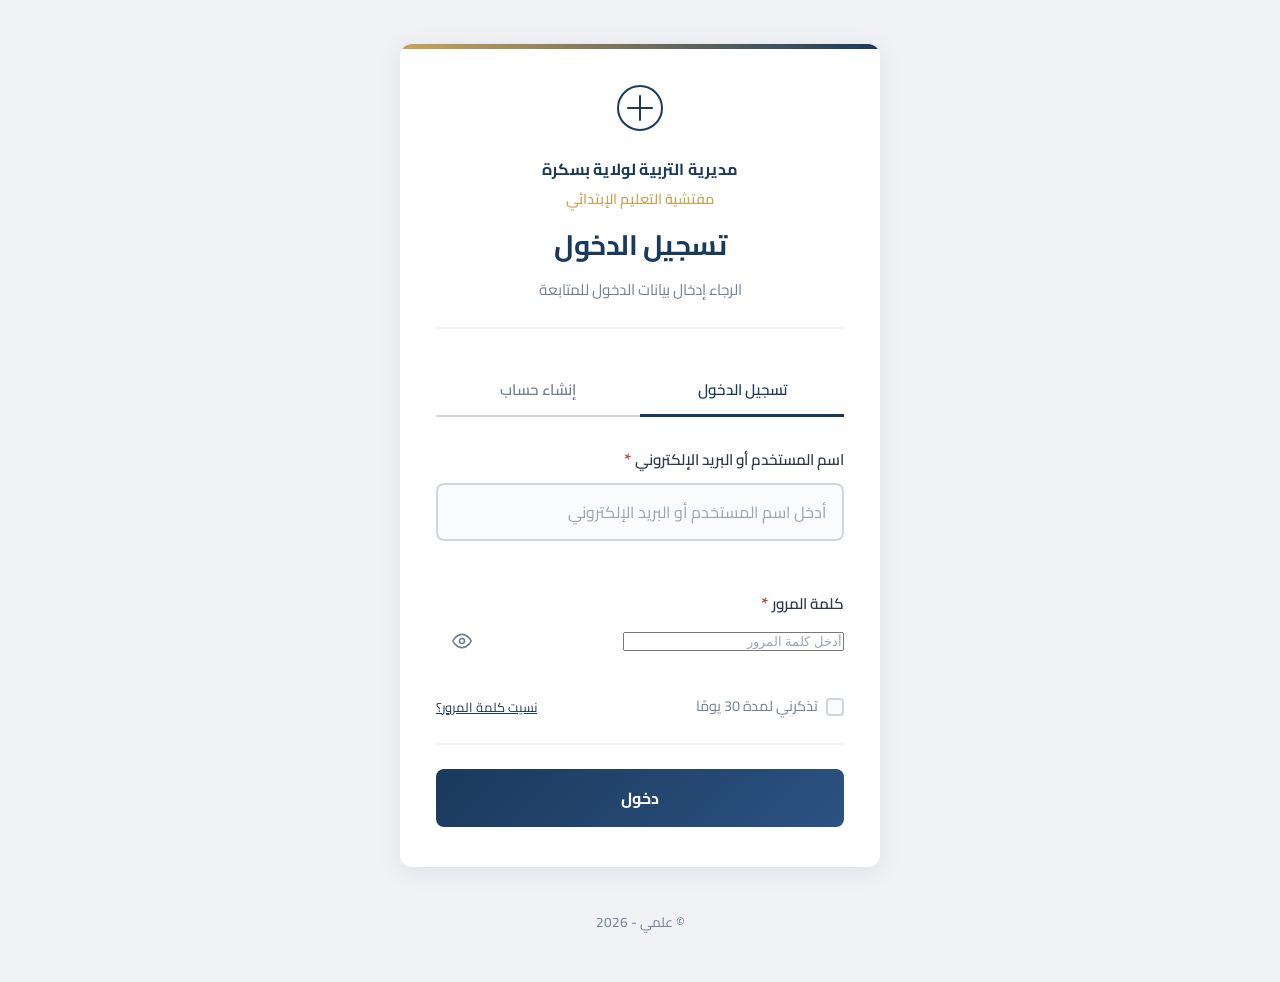
<file: login.html>
<!DOCTYPE html>
<html lang="ar" dir="rtl">
<head>
    <meta charset="UTF-8">
    <meta name="viewport" content="width=device-width, initial-scale=1.0">
    <title>تسجيل الدخول – مديرية التربية بسكرة</title>
    <link rel="stylesheet" href="css/style.css">
    <link href="https://fonts.googleapis.com/css2?family=Cairo:wght@400;600;700&display=swap" rel="stylesheet">
</head>
<body>
    <div class="form-container auth-card">

        <!-- En-tête identique à index.html -->
        <div class="form-header">
            <div class="logo-placeholder">
                <svg width="48" height="48" viewBox="0 0 48 48" fill="none">
                    <circle cx="24" cy="24" r="22" stroke="#1a3a5c" stroke-width="2"/>
                    <path d="M24 12v24M12 24h24" stroke="#1a3a5c" stroke-width="2" stroke-linecap="round"/>
                </svg>
            </div>
            <div class="institution-header">
                <p class="institution-top">مديرية التربية لولاية بسكرة</p>
                <p class="institution-sub">مفتشية التعليم الإبتدائي</p>
            </div>
            <h1 id="formTitle">تسجيل الدخول</h1>
            <p class="subtitle" id="formSubtitle">الرجاء إدخال بيانات الدخول للمتابعة</p>
        </div>

        <!-- Onglets -->
        <div class="auth-tabs" role="tablist">
            <button type="button" class="auth-tab active" id="tabLogin"
                    role="tab" aria-selected="true" aria-controls="panelLogin">
                تسجيل الدخول
            </button>
            <button type="button" class="auth-tab" id="tabRegister"
                    role="tab" aria-selected="false" aria-controls="panelRegister">
                إنشاء حساب
            </button>
        </div>

        <!-- Alerte partagée -->
        <div class="auth-alert" id="authAlert" style="display:none" role="alert"></div>

        <!-- Panneau : Connexion -->
        <div id="panelLogin" role="tabpanel">
        <form id="loginForm" novalidate autocomplete="on">

            <!-- Nom d'utilisateur / email -->
            <div class="form-group" id="grpUsername">
                <label for="username">
                    <span class="label-text">اسم المستخدم أو البريد الإلكتروني</span>
                    <span class="required">*</span>
                </label>
                <input
                    type="text"
                    id="username"
                    name="username"
                    required
                    autocomplete="username"
                    placeholder="أدخل اسم المستخدم أو البريد الإلكتروني"
                >
                <span class="error-message" id="usernameError"></span>
            </div>

            <!-- Mot de passe -->
            <div class="form-group" id="grpPassword">
                <label for="password">
                    <span class="label-text">كلمة المرور</span>
                    <span class="required">*</span>
                </label>
                <div class="password-wrapper">
                    <input
                        type="password"
                        id="password"
                        name="password"
                        required
                        autocomplete="current-password"
                        placeholder="أدخل كلمة المرور"
                    >
                    <button type="button" class="password-toggle" id="togglePassword"
                            aria-label="إظهار / إخفاء كلمة المرور">
                        <!-- Œil ouvert -->
                        <svg id="eyeOpen" width="20" height="20" viewBox="0 0 24 24" fill="none"
                             stroke="currentColor" stroke-width="2" stroke-linecap="round">
                            <path d="M1 12s4-8 11-8 11 8 11 8-4 8-11 8-11-8-11-8z"/>
                            <circle cx="12" cy="12" r="3"/>
                        </svg>
                        <!-- Œil barré -->
                        <svg id="eyeClosed" width="20" height="20" viewBox="0 0 24 24" fill="none"
                             stroke="currentColor" stroke-width="2" stroke-linecap="round"
                             style="display:none">
                            <path d="M17.94 17.94A10.07 10.07 0 0 1 12 20c-7 0-11-8-11-8
                                     a18.45 18.45 0 0 1 5.06-5.94"/>
                            <path d="M9.9 4.24A9.12 9.12 0 0 1 12 4c7 0 11 8 11 8
                                     a18.5 18.5 0 0 1-2.16 3.19"/>
                            <line x1="1" y1="1" x2="23" y2="23"/>
                        </svg>
                    </button>
                </div>
                <span class="error-message" id="passwordError"></span>
            </div>

            <!-- Options -->
            <div class="auth-options">
                <label class="remember-label">
                    <input type="checkbox" id="rememberMe" name="remember_me">
                    <span class="remember-custom"></span>
                    <span>تذكرني لمدة 30 يومًا</span>
                </label>
                <button type="button" class="forgot-link" id="btnForgot"
                        style="background:none;border:none;cursor:pointer;color:#1a3a5c;
                               font-size:13px;font-family:inherit;padding:0;text-decoration:underline;
                               white-space:nowrap">
                    نسيت كلمة المرور؟
                </button>
            </div>

            <!-- Bouton -->
            <div class="form-actions" style="margin-top: 24px;">
                <button type="submit" class="btn btn-submit" id="loginBtn">
                    <span class="btn-text">دخول</span>
                    <span class="spinner btn-spinner" style="display:none"></span>
                </button>
            </div>

        </form>
        </div><!-- /panelLogin -->

        <!-- Panneau : Inscription -->
        <div id="panelRegister" role="tabpanel" style="display:none">
        <form id="registerForm" novalidate autocomplete="off">

            <div class="form-row">
                <!-- Prénom -->
                <div class="form-group" id="grpFirstName">
                    <label for="regFirstName">
                        <span class="label-text">الاسم الشخصي</span>
                        <span class="required">*</span>
                    </label>
                    <input type="text" id="regFirstName" name="first_name" required
                           autocomplete="given-name" placeholder="مثال: محمد">
                    <span class="error-message" id="firstNameError"></span>
                </div>

                <!-- Nom de famille -->
                <div class="form-group" id="grpLastName">
                    <label for="regLastName">
                        <span class="label-text">اللقب</span>
                        <span class="required">*</span>
                    </label>
                    <input type="text" id="regLastName" name="last_name" required
                           autocomplete="family-name" placeholder="مثال: بن سالم">
                    <span class="error-message" id="lastNameError"></span>
                </div>
            </div>

            <!-- Email -->
            <div class="form-group" id="grpRegEmail">
                <label for="regEmail">
                    <span class="label-text">البريد الإلكتروني</span>
                    <span class="required">*</span>
                </label>
                <input type="email" id="regEmail" name="email" required
                       autocomplete="email" placeholder="example@education.dz">
                <span class="error-message" id="regEmailError"></span>
            </div>

            <!-- Nom d'utilisateur -->
            <div class="form-group" id="grpRegUsername">
                <label for="regUsername">
                    <span class="label-text">اسم المستخدم</span>
                    <span class="required">*</span>
                </label>
                <input type="text" id="regUsername" name="username" required
                       autocomplete="username" placeholder="أحرف لاتينية وأرقام فقط (3-30)">
                <span class="error-message" id="regUsernameError"></span>
            </div>

            <!-- Mot de passe -->
            <div class="form-group" id="grpRegPassword">
                <label for="regPassword">
                    <span class="label-text">كلمة المرور</span>
                    <span class="required">*</span>
                </label>
                <div class="password-wrapper">
                    <input type="password" id="regPassword" name="password" required
                           autocomplete="new-password" placeholder="8 أحرف على الأقل، حرف كبير ورقم">
                    <button type="button" class="password-toggle" id="toggleRegPassword"
                            aria-label="إظهار / إخفاء كلمة المرور">
                        <svg id="regEyeOpen" width="20" height="20" viewBox="0 0 24 24" fill="none"
                             stroke="currentColor" stroke-width="2" stroke-linecap="round">
                            <path d="M1 12s4-8 11-8 11 8 11 8-4 8-11 8-11-8-11-8z"/>
                            <circle cx="12" cy="12" r="3"/>
                        </svg>
                        <svg id="regEyeClosed" width="20" height="20" viewBox="0 0 24 24" fill="none"
                             stroke="currentColor" stroke-width="2" stroke-linecap="round"
                             style="display:none">
                            <path d="M17.94 17.94A10.07 10.07 0 0 1 12 20c-7 0-11-8-11-8
                                     a18.45 18.45 0 0 1 5.06-5.94"/>
                            <path d="M9.9 4.24A9.12 9.12 0 0 1 12 4c7 0 11 8 11 8
                                     a18.5 18.5 0 0 1-2.16 3.19"/>
                            <line x1="1" y1="1" x2="23" y2="23"/>
                        </svg>
                    </button>
                </div>
                <span class="error-message" id="regPasswordError"></span>
            </div>

            <!-- Confirmation mot de passe -->
            <div class="form-group" id="grpRegConfirm">
                <label for="regConfirm">
                    <span class="label-text">تأكيد كلمة المرور</span>
                    <span class="required">*</span>
                </label>
                <div class="password-wrapper">
                    <input type="password" id="regConfirm" name="confirm" required
                           autocomplete="new-password" placeholder="أعد إدخال كلمة المرور">
                </div>
                <span class="error-message" id="regConfirmError"></span>
            </div>

            <div class="form-group" id="grpRegConsent">
                <label class="remember-label" for="regConsent">
                    <input type="checkbox" id="regConsent" name="consent" required>
                    <span class="remember-custom"></span>
                    <span>أوافق على جمع ومعالجة معلوماتي الشخصية لغرض إنشاء حسابي وإدارته، وذلك وفقًا لسياسة الخصوصية</span>
                </label>
                <span class="error-message" id="regConsentError"></span>
            </div>

            <div class="form-actions" style="margin-top: 24px;">
                <button type="submit" class="btn btn-submit" id="registerBtn">
                    <span class="btn-text">إنشاء الحساب</span>
                    <span class="spinner btn-spinner" style="display:none"></span>
                </button>
            </div>

        </form>
        </div><!-- /panelRegister -->

        <!-- Panneau : Mot de passe oublié -->
        <div id="panelForgot" role="tabpanel" style="display:none">
        <form id="forgotForm" novalidate autocomplete="off">

            <p style="color:#555;font-size:14px;line-height:1.7;margin:0 0 20px">
                أدخل بريدك الإلكتروني وسنرسل لك رابطًا لإعادة تعيين كلمة المرور.
            </p>

            <div class="form-group" id="grpForgotEmail">
                <label for="forgotEmail">
                    <span class="label-text">البريد الإلكتروني</span>
                    <span class="required">*</span>
                </label>
                <input type="email" id="forgotEmail" name="email" required
                       autocomplete="email" placeholder="example@education.dz">
                <span class="error-message" id="forgotEmailError"></span>
            </div>

            <div class="form-actions" style="margin-top: 24px;">
                <button type="submit" class="btn btn-submit" id="forgotBtn">
                    <span class="btn-text">إرسال رابط الإعادة</span>
                    <span class="spinner btn-spinner" style="display:none"></span>
                </button>
            </div>

            <div style="text-align:center;margin-top:16px">
                <button type="button" id="btnBackToLogin"
                        style="background:none;border:none;cursor:pointer;color:#1a3a5c;
                               font-size:13px;font-family:inherit;padding:0;text-decoration:underline">
                    ← العودة إلى تسجيل الدخول
                </button>
            </div>

        </form>
        </div><!-- /panelForgot -->

    </div>

    <footer class="footer">
        <p>&copy;   علمي -  2026  </p>
    </footer>

    <script src="js/login.js"></script>
</body>
</html>
</file>
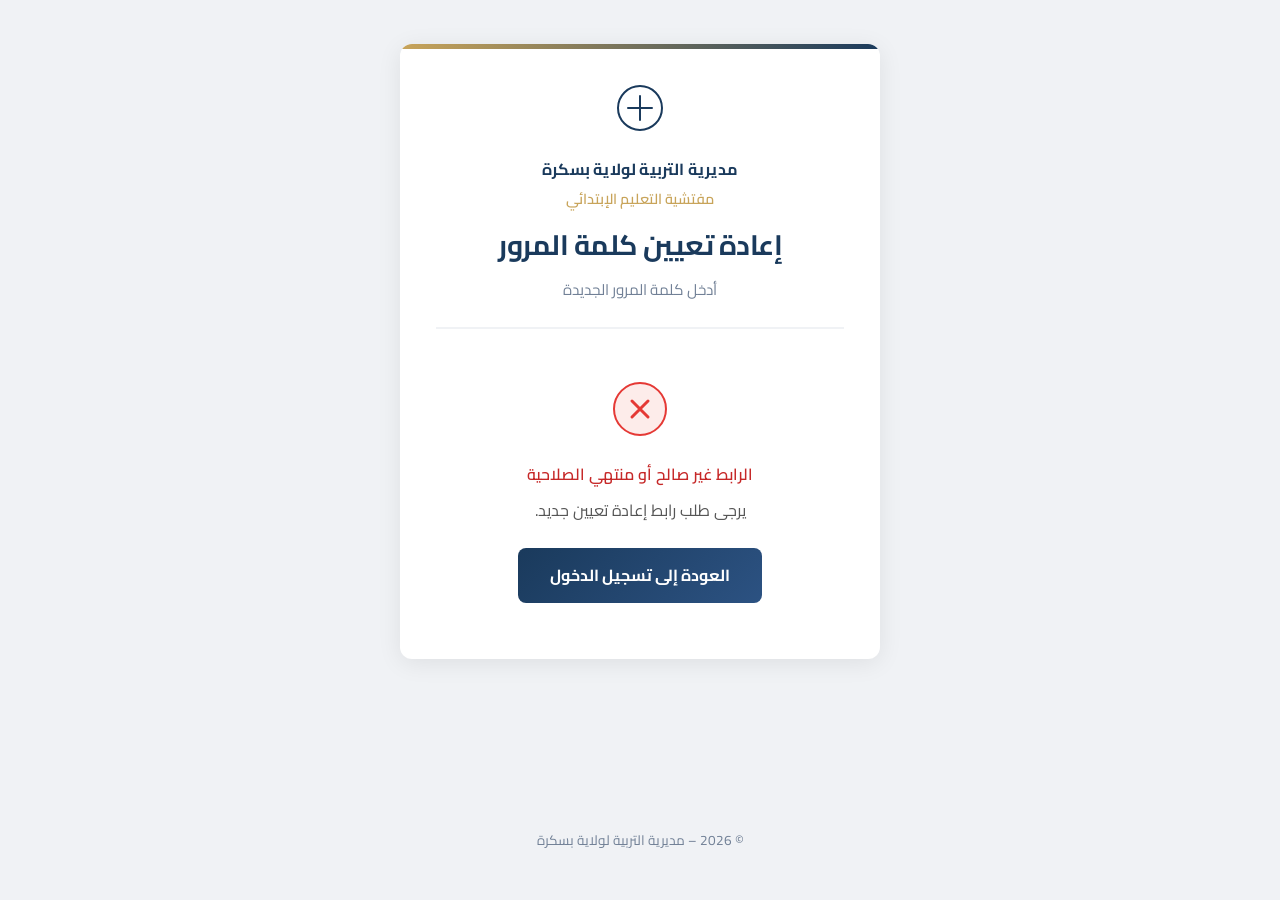
<file: reset_password.html>
<!DOCTYPE html>
<html lang="ar" dir="rtl">
<head>
    <meta charset="UTF-8">
    <meta name="viewport" content="width=device-width, initial-scale=1.0">
    <title>إعادة تعيين كلمة المرور – مديرية التربية بسكرة</title>
    <link rel="stylesheet" href="css/style.css">
    <link href="https://fonts.googleapis.com/css2?family=Cairo:wght@400;600;700&display=swap" rel="stylesheet">
</head>
<body>
    <div class="form-container auth-card">

        <!-- En-tête -->
        <div class="form-header">
            <div class="logo-placeholder">
                <svg width="48" height="48" viewBox="0 0 48 48" fill="none">
                    <circle cx="24" cy="24" r="22" stroke="#1a3a5c" stroke-width="2"/>
                    <path d="M24 12v24M12 24h24" stroke="#1a3a5c" stroke-width="2" stroke-linecap="round"/>
                </svg>
            </div>
            <div class="institution-header">
                <p class="institution-top">مديرية التربية لولاية بسكرة</p>
                <p class="institution-sub">مفتشية التعليم الإبتدائي</p>
            </div>
            <h1 id="pageTitle">إعادة تعيين كلمة المرور</h1>
            <p class="subtitle" id="pageSubtitle">أدخل كلمة المرور الجديدة</p>
        </div>

        <!-- Alerte -->
        <div class="auth-alert" id="resetAlert" style="display:none" role="alert"></div>

        <!-- Formulaire de réinitialisation -->
        <div id="panelReset">
            <form id="resetForm" novalidate autocomplete="off">

                <!-- Nouveau mot de passe -->
                <div class="form-group" id="grpNewPassword">
                    <label for="newPassword">
                        <span class="label-text">كلمة المرور الجديدة</span>
                        <span class="required">*</span>
                    </label>
                    <div class="password-wrapper">
                        <input
                            type="password"
                            id="newPassword"
                            name="password"
                            required
                            autocomplete="new-password"
                            placeholder="8 أحرف على الأقل، حرف كبير ورقم"
                        >
                        <button type="button" class="password-toggle" id="toggleNew"
                                aria-label="إظهار / إخفاء كلمة المرور">
                            <svg id="eyeNewOpen" width="20" height="20" viewBox="0 0 24 24" fill="none"
                                 stroke="currentColor" stroke-width="2" stroke-linecap="round">
                                <path d="M1 12s4-8 11-8 11 8 11 8-4 8-11 8-11-8-11-8z"/>
                                <circle cx="12" cy="12" r="3"/>
                            </svg>
                            <svg id="eyeNewClosed" width="20" height="20" viewBox="0 0 24 24" fill="none"
                                 stroke="currentColor" stroke-width="2" stroke-linecap="round"
                                 style="display:none">
                                <path d="M17.94 17.94A10.07 10.07 0 0 1 12 20c-7 0-11-8-11-8
                                         a18.45 18.45 0 0 1 5.06-5.94"/>
                                <path d="M9.9 4.24A9.12 9.12 0 0 1 12 4c7 0 11 8 11 8
                                         a18.5 18.5 0 0 1-2.16 3.19"/>
                                <line x1="1" y1="1" x2="23" y2="23"/>
                            </svg>
                        </button>
                    </div>
                    <span class="error-message" id="newPasswordError"></span>
                </div>

                <!-- Confirmation -->
                <div class="form-group" id="grpConfirm">
                    <label for="confirmPassword">
                        <span class="label-text">تأكيد كلمة المرور</span>
                        <span class="required">*</span>
                    </label>
                    <div class="password-wrapper">
                        <input
                            type="password"
                            id="confirmPassword"
                            name="password_confirm"
                            required
                            autocomplete="new-password"
                            placeholder="أعد إدخال كلمة المرور الجديدة"
                        >
                    </div>
                    <span class="error-message" id="confirmError"></span>
                </div>

                <div class="form-actions" style="margin-top: 24px;">
                    <button type="submit" class="btn btn-submit" id="resetBtn">
                        <span class="btn-text">حفظ كلمة المرور الجديدة</span>
                        <span class="spinner btn-spinner" style="display:none"></span>
                    </button>
                </div>

            </form>
        </div><!-- /panelReset -->

        <!-- Message de succès (remplace le formulaire) -->
        <div id="panelSuccess" style="display:none;text-align:center;padding:16px 0">
            <svg width="56" height="56" viewBox="0 0 56 56" fill="none" style="margin-bottom:16px">
                <circle cx="28" cy="28" r="26" fill="#e8f5e9" stroke="#4caf50" stroke-width="2"/>
                <path d="M17 28l8 8 14-14" stroke="#4caf50" stroke-width="3"
                      stroke-linecap="round" stroke-linejoin="round"/>
            </svg>
            <p style="font-size:16px;font-weight:600;color:#2e7d32;margin:0 0 8px">
                تم تغيير كلمة المرور بنجاح!
            </p>
            <p style="color:#555;margin:0 0 24px">سيتم تحويلك إلى صفحة الدخول…</p>
            <a href="login.html" class="btn btn-submit" style="text-decoration:none;display:inline-block">
                تسجيل الدخول
            </a>
        </div>

        <!-- Jeton absent / invalide dès le chargement -->
        <div id="panelInvalid" style="display:none;text-align:center;padding:16px 0">
            <svg width="56" height="56" viewBox="0 0 56 56" fill="none" style="margin-bottom:16px">
                <circle cx="28" cy="28" r="26" fill="#fdecea" stroke="#e53935" stroke-width="2"/>
                <path d="M20 20l16 16M36 20L20 36" stroke="#e53935" stroke-width="3"
                      stroke-linecap="round"/>
            </svg>
            <p style="font-size:16px;font-weight:600;color:#c62828;margin:0 0 8px">
                الرابط غير صالح أو منتهي الصلاحية
            </p>
            <p style="color:#555;margin:0 0 24px">يرجى طلب رابط إعادة تعيين جديد.</p>
            <a href="login.html" class="btn btn-submit" style="text-decoration:none;display:inline-block">
                العودة إلى تسجيل الدخول
            </a>
        </div>

    </div>

    <footer class="footer">
        <p>© 2026 – مديرية التربية لولاية بسكرة</p>
    </footer>

    <script>
    (function () {
        'use strict';

        const ALLOWED_PWD = /^[\x21-\x7E]+$/;

        const alertEl       = document.getElementById('resetAlert');
        const panelReset    = document.getElementById('panelReset');
        const panelSuccess  = document.getElementById('panelSuccess');
        const panelInvalid  = document.getElementById('panelInvalid');

        // ── Lire le token depuis l'URL ─────────────────────────────────────
        const params   = new URLSearchParams(window.location.search);
        const rawToken = params.get('token') || '';

        // Vérification côté client du format (64 hex chars)
        if (!rawToken || !/^[0-9a-f]{64}$/i.test(rawToken)) {
            panelReset.style.display   = 'none';
            panelInvalid.style.display = '';
            return; // stop JS ici
        }

        // ── Éléments du formulaire ─────────────────────────────────────────
        const resetForm    = document.getElementById('resetForm');
        const newPwdEl     = document.getElementById('newPassword');
        const confirmEl    = document.getElementById('confirmPassword');
        const toggleNewBtn = document.getElementById('toggleNew');
        const eyeNewOpen   = document.getElementById('eyeNewOpen');
        const eyeNewClosed = document.getElementById('eyeNewClosed');
        const resetBtn     = document.getElementById('resetBtn');
        const btnText      = resetBtn.querySelector('.btn-text');
        const btnSpinner   = resetBtn.querySelector('.btn-spinner');

        // ── Toggle visibilité mot de passe ────────────────────────────────
        toggleNewBtn.addEventListener('click', () => {
            const isPwd = newPwdEl.type === 'password';
            newPwdEl.type              = isPwd ? 'text'  : 'password';
            eyeNewOpen.style.display   = isPwd ? 'none'  : '';
            eyeNewClosed.style.display = isPwd ? ''      : 'none';
        });

        // ── Restriction saisie (Latin uniquement) ─────────────────────────
        function stripNonAllowed(input) {
            const pos    = input.selectionStart;
            const before = input.value;
            const after  = before.replace(/[^\x21-\x7E]/g, '');
            if (before !== after) {
                input.value = after;
                const diff  = before.length - after.length;
                input.setSelectionRange(Math.max(0, pos - diff), Math.max(0, pos - diff));
            }
        }
        newPwdEl.addEventListener('input',  () => stripNonAllowed(newPwdEl));
        confirmEl.addEventListener('input', () => stripNonAllowed(confirmEl));

        // ── Soumission ────────────────────────────────────────────────────
        resetForm.addEventListener('submit', async (e) => {
            e.preventDefault();
            clearErrors();

            const password        = newPwdEl.value;
            const passwordConfirm = confirmEl.value;
            let valid = true;

            if (!password) {
                setError('grpNewPassword', 'newPasswordError', 'يرجى إدخال كلمة المرور الجديدة');
                valid = false;
            } else if (!ALLOWED_PWD.test(password)) {
                setError('grpNewPassword', 'newPasswordError',
                    'كلمة المرور: أحرف لاتينية وأرقام ورموز فقط (بدون مسافة أو أحرف عربية)');
                valid = false;
            } else if (!/^(?=.*[A-Z])(?=.*\d).{8,}$/.test(password)) {
                setError('grpNewPassword', 'newPasswordError',
                    'كلمة المرور يجب أن تحتوي على 8 أحرف على الأقل، حرف كبير ورقم');
                valid = false;
            }

            if (password && ALLOWED_PWD.test(password) && password !== passwordConfirm) {
                setError('grpConfirm', 'confirmError', 'كلمتا المرور غير متطابقتين');
                valid = false;
            }
            if (!valid) return;

            setLoading(true);

            try {
                const res  = await fetch('/api/auth/reset_password.php', {
                    method:      'POST',
                    credentials: 'same-origin',
                    headers:     { 'Content-Type': 'application/json' },
                    body:        JSON.stringify({
                        token:            rawToken,
                        password:         password,
                        password_confirm: passwordConfirm,
                    }),
                });

                const data = await res.json();

                if (data.success) {
                    panelReset.style.display   = 'none';
                    panelSuccess.style.display = '';
                    setTimeout(() => { window.location.href = 'login.html'; }, 3000);
                } else {
                    if (res.status === 400) {
                        // Token invalide / expiré
                        panelReset.style.display   = 'none';
                        panelInvalid.style.display = '';
                    } else {
                        showAlert('error', data.message || 'حدث خطأ، يرجى المحاولة مجددًا');
                        setLoading(false);
                    }
                }

            } catch (err) {
                showAlert('error', 'تعذّر الاتصال بالخادم، يرجى التحقق من الاتصال');
                setLoading(false);
            }
        });

        // ── Helpers ───────────────────────────────────────────────────────
        function setLoading(on) {
            resetBtn.disabled        = on;
            btnText.style.display    = on ? 'none' : '';
            btnSpinner.style.display = on ? ''     : 'none';
        }

        function setError(groupId, errorId, msg) {
            const grp = document.getElementById(groupId);
            if (grp) grp.classList.add('error');
            const err = document.getElementById(errorId);
            if (err) err.textContent = msg;
        }

        function clearErrors() {
            ['grpNewPassword', 'grpConfirm'].forEach(id => {
                const el = document.getElementById(id);
                if (el) el.classList.remove('error');
            });
            ['newPasswordError', 'confirmError'].forEach(id => {
                const el = document.getElementById(id);
                if (el) el.textContent = '';
            });
            alertEl.style.display = 'none';
        }

        function showAlert(type, msg) {
            alertEl.className     = `auth-alert auth-alert--${type}`;
            alertEl.textContent   = msg;
            alertEl.style.display = 'block';
        }
    })();
    </script>
</body>
</html>
</file>
<file: css/style.css>
/* ========================================
   Variables & Base Styles
   ======================================== */
:root {
    --primary-color: #1a3a5c;
    --primary-light: #2c5282;
    --primary-dark: #0f2440;
    --accent-color: #c8a45a;
    --success-color: #27ae60;
    --error-color: #c0392b;
    --text-color: #2d3748;
    --text-light: #718096;
    --bg-color: #f0f2f5;
    --card-bg: #ffffff;
    --border-color: #d2d6dc;
    --border-focus: #1a3a5c;
    --shadow: 0 4px 24px rgba(0, 0, 0, 0.08);
    --shadow-hover: 0 8px 32px rgba(0, 0, 0, 0.12);
    --radius: 8px;
    --transition: all 0.3s ease;
    --font-family: 'Cairo', 'Segoe UI', Tahoma, sans-serif;
}

*,
*::before,
*::after {
    box-sizing: border-box;
    margin: 0;
    padding: 0;
}

html {
    font-size: 16px;
    scroll-behavior: smooth;
}

body {
    font-family: var(--font-family);
    background-color: var(--bg-color);
    color: var(--text-color);
    line-height: 1.7;
    min-height: 100vh;
    display: flex;
    flex-direction: column;
    align-items: center;
    padding: 24px 16px;
    direction: rtl;
}

/* ========================================
   Form Container
   ======================================== */
.form-container {
    width: 100%;
    max-width: 640px;
    background: var(--card-bg);
    border-radius: 12px;
    box-shadow: var(--shadow);
    padding: 40px 36px;
    margin: 20px auto;
    position: relative;
    overflow: hidden;
}

.form-container::before {
    content: '';
    position: absolute;
    top: 0;
    right: 0;
    left: 0;
    height: 5px;
    background: linear-gradient(to left, var(--primary-color), var(--accent-color));
}

.institution-header {
    margin-bottom: 10px;
}

.institution-top {
    font-size: 1rem;
    font-weight: 700;
    color: var(--primary-color);
    margin: 0;
    letter-spacing: 0.2px;
}

.institution-sub {
    font-size: 0.9rem;
    font-weight: 600;
    color: var(--accent-color);
    margin: 4px 0 0;
}

/* ========================================
   Header
   ======================================== */
.form-header {
    text-align: center;
    margin-bottom: 36px;
    padding-bottom: 24px;
    border-bottom: 2px solid var(--bg-color);
}

.logo-placeholder {
    margin-bottom: 16px;
}

.form-header h1 {
    font-size: 1.75rem;
    font-weight: 700;
    color: var(--primary-color);
    margin-bottom: 8px;
    letter-spacing: -0.5px;
}

.subtitle {
    font-size: 0.95rem;
    color: var(--text-light);
    font-weight: 400;
}

/* ========================================
   Form Row (fields side by side)
   ======================================== */
.form-row {
    display: flex;
    gap: 16px;
    align-items: flex-start;
}

.form-group-grow {
    flex: 1 1 auto;
}

.form-group-fixed {
    flex: 0 0 160px;
    min-width: 130px;
}

/* 3 equal columns */
.form-row-thirds > .form-group {
    flex: 1 1 0;
    min-width: 0;
}

@media (max-width: 600px) {
    .form-row-thirds {
        flex-wrap: wrap;
    }
    .form-row-thirds > .form-group {
        flex: 1 1 calc(50% - 8px);
    }
}

@media (max-width: 480px) {
    .form-row {
        flex-direction: column;
        gap: 0;
    }
    .form-group-fixed {
        flex: none;
        width: 100%;
    }
    .form-row-thirds > .form-group {
        flex: none;
        width: 100%;
    }
}

/* ========================================
   Form Groups
   ======================================== */
.form-group {
    margin-bottom: 22px;
    position: relative;
}

.form-group label {
    display: flex;
    align-items: center;
    gap: 4px;
    margin-bottom: 8px;
    font-weight: 600;
    font-size: 0.95rem;
    color: var(--text-color);
}

.required {
    color: var(--error-color);
    font-size: 1.1rem;
}

/* ========================================
   Inputs & Textarea
   ======================================== */
input[type="text"],
input[type="email"],
input[type="tel"],
input[type="date"],
select,
textarea {
    width: 100%;
    padding: 12px 16px;
    border: 2px solid var(--border-color);
    border-radius: var(--radius);
    font-family: var(--font-family);
    font-size: 1rem;
    color: var(--text-color);
    background: #fafbfc;
    transition: var(--transition);
    outline: none;
}

input[type="text"]:hover,
input[type="email"]:hover,
input[type="tel"]:hover,
input[type="date"]:hover,
select:hover,
textarea:hover {
    border-color: var(--primary-light);
}

input[type="text"]:focus,
input[type="email"]:focus,
input[type="tel"]:focus,
input[type="date"]:focus,
select:focus,
textarea:focus {
    border-color: var(--border-focus);
    background: #ffffff;
    box-shadow: 0 0 0 3px rgba(26, 58, 92, 0.1);
}

input[readonly] {
    background: #eef0f3 !important;
    color: var(--text-light);
    cursor: default;
    user-select: none;
}

.ltr-input {
    text-align: left;
    direction: ltr;
    min-height: 60px;
    text-align: center;
}

textarea {
    resize: vertical;
    min-height: 80px;
}

input::placeholder,
textarea::placeholder {
    color: var(--text-light);
    opacity: 0.7;
}

/* Validation states */
.form-group.error input,
.form-group.error select,
.form-group.error textarea {
    border-color: var(--error-color);
    background: #fef5f5;
}

.form-group.error input:focus,
.form-group.error select:focus,
.form-group.error textarea:focus {
    box-shadow: 0 0 0 3px rgba(192, 57, 43, 0.1);
}

.form-group.valid input,
.form-group.valid select,
.form-group.valid textarea {
    border-color: var(--success-color);
}

.error-message {
    display: block;
    font-size: 0.82rem;
    color: var(--error-color);
    margin-top: 6px;
    min-height: 20px;
    font-weight: 500;
}

/* ========================================
   Radio Buttons
   ======================================== */
.radio-group {
    display: flex;
    gap: 12px;
    padding: 8px 0;
}

.radio-group-wrap {
    flex-wrap: wrap;
    gap: 10px;
}

.radio-label {
    display: flex;
    align-items: center;
    gap: 8px;
    cursor: pointer;
    font-weight: 400 !important;
    font-size: 1rem !important;
    padding: 10px 20px;
    border: 2px solid var(--border-color);
    border-radius: var(--radius);
    transition: var(--transition);
    flex: 1;
    justify-content: center;
}

.radio-label:hover {
    border-color: var(--primary-light);
    background: #f7f9fc;
}

.radio-label input[type="radio"] {
    display: none;
}

.radio-custom {
    width: 20px;
    height: 20px;
    border: 2px solid var(--border-color);
    border-radius: 50%;
    position: relative;
    transition: var(--transition);
    flex-shrink: 0;
}

.radio-label input[type="radio"]:checked + .radio-custom {
    border-color: var(--primary-color);
}

.radio-label input[type="radio"]:checked + .radio-custom::after {
    content: '';
    position: absolute;
    width: 10px;
    height: 10px;
    background: var(--primary-color);
    border-radius: 50%;
    top: 50%;
    left: 50%;
    transform: translate(-50%, -50%);
}

.radio-label input[type="radio"]:checked ~ span:last-child {
    color: var(--primary-color);
    font-weight: 600 !important;
}

.radio-label:has(input[type="radio"]:checked) {
    border-color: var(--primary-color);
    background: #f0f4f8;
}

/* ========================================
   Form Section Titles
   ======================================== */
.form-section-title {
    font-size: 1rem;
    font-weight: 700;
    color: var(--primary-color);
    margin: 28px 0 16px;
    padding-bottom: 8px;
    border-bottom: 2px solid var(--accent-color);
    letter-spacing: 0.3px;
}

.form-section-title:first-child { margin-top: 0; }

/* ========================================
   Buttons
   ======================================== */
.form-actions {
    display: flex;
    gap: 16px;
    margin-top: 32px;
    padding-top: 24px;
    border-top: 2px solid var(--bg-color);
}

.btn {
    padding: 14px 32px;
    border: none;
    border-radius: var(--radius);
    font-family: var(--font-family);
    font-size: 1rem;
    font-weight: 700;
    cursor: pointer;
    transition: var(--transition);
    display: flex;
    align-items: center;
    justify-content: center;
    gap: 8px;
}

.btn-submit {
    flex: 2;
    background: linear-gradient(135deg, var(--primary-color), var(--primary-light));
    color: #ffffff;
}

.btn-submit:hover {
    background: linear-gradient(135deg, var(--primary-dark), var(--primary-color));
    box-shadow: 0 4px 16px rgba(26, 58, 92, 0.3);
    transform: translateY(-1px);
}

.btn-submit:active {
    transform: translateY(0);
}

.btn-submit:disabled {
    opacity: 0.7;
    cursor: not-allowed;
    transform: none;
}

.btn-reset {
    flex: 1;
    background: transparent;
    color: var(--text-light);
    border: 2px solid var(--border-color);
}

.btn-reset:hover {
    background: var(--bg-color);
    color: var(--text-color);
    border-color: var(--text-light);
}

.btn-pdf {
    flex: 1;
    background: linear-gradient(135deg, #c0392b, #e74c3c);
    color: #ffffff;
    display: flex;
    align-items: center;
    justify-content: center;
    gap: 6px;
}

.btn-pdf-text {
    display: flex;
    align-items: center;
    gap: 6px;
}

.btn-pdf-loader {
    display: flex;
    align-items: center;
    gap: 6px;
}

.btn-pdf:hover {
    background: linear-gradient(135deg, #a93226, #c0392b);
    box-shadow: 0 4px 16px rgba(192, 57, 43, 0.35);
    transform: translateY(-1px);
}

.btn-pdf:active {
    transform: translateY(0);
}

.btn-pdf:disabled {
    opacity: 0.7;
    cursor: not-allowed;
    transform: none;
}

/* ========================================
   Spinner
   ======================================== */
.spinner {
    display: inline-block;
    width: 18px;
    height: 18px;
    border: 2px solid rgba(255, 255, 255, 0.3);
    border-top-color: #ffffff;
    border-radius: 50%;
    animation: spin 0.8s linear infinite;
}

@keyframes spin {
    to { transform: rotate(360deg); }
}

/* ========================================
   Success Message
   ======================================== */
.success-message {
    text-align: center;
    padding: 40px 20px;
    animation: fadeIn 0.5s ease;
}

.success-message svg {
    margin-bottom: 20px;
}

.success-message h2 {
    color: var(--success-color);
    font-size: 1.5rem;
    margin-bottom: 12px;
}

.success-message p {
    color: var(--text-light);
    margin-bottom: 28px;
    font-size: 1rem;
}

.success-message .btn {
    margin: 0 auto;
    max-width: 250px;
}

@keyframes fadeIn {
    from { opacity: 0; transform: translateY(20px); }
    to { opacity: 1; transform: translateY(0); }
}

/* ========================================
   Footer
   ======================================== */
.footer {
    margin-top: auto;
    padding: 24px;
    text-align: center;
    color: var(--text-light);
    font-size: 0.85rem;
}

/* ========================================
   Responsive
   ======================================== */
@media (max-width: 600px) {
    body {
        padding: 12px 8px;
    }

    .form-container {
        padding: 28px 20px;
        border-radius: 8px;
    }

    .form-header h1 {
        font-size: 1.4rem;
    }

    .radio-group {
        flex-direction: column;
        gap: 12px;
    }

    .form-actions {
        flex-direction: column;
    }

    .btn-submit,
    .btn-pdf,
    .btn-reset {
        flex: none;
        width: 100%;
    }
}

/* ========================================
   Authentication – Login page
   ======================================== */

/* Carte de login (plus étroite que le formulaire principal) */
.auth-card {
    max-width: 480px;
}

/* Onglets connexion / inscription */
.auth-tabs {
    display: flex;
    border-bottom: 2px solid var(--border-color);
    margin-bottom: 28px;
    gap: 0;
}

.auth-tab {
    flex: 1;
    padding: 10px 0;
    background: none;
    border: none;
    border-bottom: 3px solid transparent;
    margin-bottom: -2px;
    font-family: var(--font-family);
    font-size: 0.95rem;
    font-weight: 600;
    color: var(--text-light);
    cursor: pointer;
    transition: color 0.2s, border-color 0.2s;
}

.auth-tab:hover {
    color: var(--primary-color);
}

.auth-tab.active {
    color: var(--primary-color);
    border-bottom-color: var(--primary-color);
}

/* Deux colonnes (prénom / nom) */
.form-row {
    display: grid;
    grid-template-columns: 1fr 1fr;
    gap: 16px;
}

@media (max-width: 400px) {
    .form-row {
        grid-template-columns: 1fr;
    }
}

/* Champ mot de passe avec bouton toggle */
.password-wrapper {
    position: relative;
}

.password-wrapper input {
    padding-left: 48px; /* espace pour le bouton (RTL : côté gauche) */
}

.password-toggle {
    position: absolute;
    left: 12px;
    top: 50%;
    transform: translateY(-50%);
    background: none;
    border: none;
    cursor: pointer;
    color: var(--text-light);
    padding: 4px;
    display: flex;
    align-items: center;
    transition: color 0.2s;
}

.password-toggle:hover {
    color: var(--primary-color);
}

/* Options (remember me) */
.auth-options {
    display: flex;
    align-items: center;
    justify-content: space-between;
    margin-bottom: 8px;
    margin-top: -8px;
    gap: 8px;
}

.remember-label {
    display: flex;
    align-items: center;
    gap: 8px;
    cursor: pointer;
    font-size: 0.9rem;
    color: var(--text-light);
    user-select: none;
}

.remember-label input[type="checkbox"] {
    display: none;
}

.remember-custom {
    width: 18px;
    height: 18px;
    border: 2px solid var(--border-color);
    border-radius: 4px;
    display: inline-flex;
    align-items: center;
    justify-content: center;
    flex-shrink: 0;
    transition: var(--transition);
    background: #fafbfc;
}

.remember-label input[type="checkbox"]:checked + .remember-custom {
    background: var(--primary-color);
    border-color: var(--primary-color);
}

.remember-label input[type="checkbox"]:checked + .remember-custom::after {
    content: '';
    display: block;
    width: 5px;
    height: 9px;
    border: 2px solid #fff;
    border-top: none;
    border-right: none;
    /* Coche inversée RTL */
    transform: rotate(-45deg) translate(1px, -1px);
}

/* Alerte (erreur / succès serveur) */
.auth-alert {
    padding: 12px 16px;
    border-radius: var(--radius);
    font-size: 0.9rem;
    font-weight: 600;
    margin-bottom: 12px;
    animation: fadeIn 0.3s ease;
}

.auth-alert--error {
    background: #fef5f5;
    border: 1.5px solid var(--error-color);
    color: var(--error-color);
}

.auth-alert--success {
    background: #f0faf4;
    border: 1.5px solid var(--success-color);
    color: var(--success-color);
}

/* ========================================
   User Bar (barre utilisateur connecté)
   ======================================== */

.user-bar {
    display: flex;
    align-items: center;
    justify-content: space-between;
    background: var(--primary-color);
    color: #fff;
    padding: 10px 16px;
    border-radius: 8px 8px 0 0;
    margin: -40px -36px 28px;  /* coller aux bords du form-container */
    font-size: 0.88rem;
    font-weight: 600;
}

.user-bar__name {
    display: flex;
    align-items: center;
    gap: 8px;
}

.user-bar__badge {
    background: var(--accent-color);
    color: var(--primary-dark);
    font-size: 0.72rem;
    font-weight: 700;
    padding: 2px 8px;
    border-radius: 20px;
}

.user-bar__logout {
    display: flex;
    align-items: center;
    gap: 6px;
    background: rgba(255,255,255,0.15);
    border: 1px solid rgba(255,255,255,0.3);
    color: #fff;
    padding: 5px 14px;
    border-radius: 20px;
    cursor: pointer;
    font-size: 0.83rem;
    font-family: var(--font-family);
    font-weight: 600;
    transition: var(--transition);
}

.user-bar__logout:hover {
    background: rgba(255,255,255,0.25);
}

@media (max-width: 600px) {
    .user-bar {
        margin: -28px -20px 20px;
        border-radius: 8px 8px 0 0;
    }
}

/* ========================================
   Timetable – Accordion
   ======================================== */
.timetable-section {
    margin-top: 28px;
    border: 2px solid var(--primary-color);
    border-radius: var(--radius);
    overflow: hidden;
}

/* Toggle button (replaces old header) */
.timetable-toggle {
    width: 100%;
    display: flex;
    align-items: center;
    justify-content: space-between;
    gap: 12px;
    background: var(--primary-color);
    color: #fff;
    padding: 12px 18px;
    border: none;
    cursor: pointer;
    font-family: var(--font-family);
    transition: background .2s ease;
    text-align: right;
}

.timetable-toggle:hover {
    background: var(--primary-dark);
}

.timetable-toggle-left {
    display: flex;
    align-items: center;
    gap: 10px;
}

.timetable-toggle-right {
    display: flex;
    align-items: center;
    gap: 10px;
    opacity: .85;
    font-size: .82rem;
}

.timetable-title {
    font-size: 1rem;
    font-weight: 700;
    letter-spacing: 0.4px;
}

.timetable-meta-text {
    font-size: .8rem;
    opacity: .9;
    white-space: nowrap;
}

/* Chevron rotation */
.tt-chevron {
    flex-shrink: 0;
    transition: transform .35s cubic-bezier(.4,0,.2,1);
}

.timetable-toggle[aria-expanded="true"] .tt-chevron {
    transform: rotate(180deg);
}

/* Collapsible body */
.timetable-body {
    display: grid;
    grid-template-rows: 0fr;
    transition: grid-template-rows .35s cubic-bezier(.4,0,.2,1);
}

.timetable-body.open {
    grid-template-rows: 1fr;
}

.timetable-body > .timetable-wrapper {
    overflow: hidden;
}

.timetable-wrapper {
    overflow-x: auto;
}

.timetable {
    width: 100%;
    border-collapse: collapse;
    min-width: 520px;
    font-size: 0.9rem;
}

.timetable thead tr {
    background: #eaf0f7;
}

.timetable th,
.timetable td {
    border: 1px solid var(--border-color);
    text-align: center;
    padding: 6px 4px;
    vertical-align: middle;
}

.timetable th {
    color: var(--primary-color);
    font-weight: 700;
    font-size: 0.85rem;
    white-space: nowrap;
}

.th-day {
    min-width: 74px;
    background: var(--primary-color);
    color: #fff !important;
}

.td-day {
    font-weight: 700;
    background: #f4f7fb;
    color: var(--primary-color);
    white-space: nowrap;
}

.th-break,
.td-break {
    background: #f0f2f5;
    width: 40px;
    min-width: 40px;
    color: var(--text-light);
    font-size: 0.78rem;
}

.th-period {
    background: #d6e4f0;
    color: var(--primary-color);
    font-size: 0.82rem;
    font-weight: 700;
}

.timetable tbody tr:hover {
    background: #f7fafd;
}

.tt-input {
    width: 100%;
    min-width: 80px;
    border: none;
    background: transparent;
    text-align: center;
    font-family: var(--font-family);
    font-size: 0.88rem;
    color: var(--text-color);
    padding: 2px 4px;
    outline: none;
    direction: rtl;
}

.tt-input:focus {
    background: #eaf4ff;
    border-radius: 4px;
}

@media (max-width: 400px) {
    .form-container {
        padding: 20px 16px;
    }

    input[type="text"],
    input[type="email"],
    input[type="tel"],
    input[type="date"],
    textarea {
        padding: 10px 12px;
        font-size: 0.95rem;
    }
}

/* ========================================
   Radio Group
   ======================================== */
.radio-group {
    display: flex;
    gap: 24px;
    align-items: center;
    padding: 10px 14px;
    border: 1px solid var(--border-color);
    border-radius: var(--radius);
    background: #fafbfc;
    min-height: 48px;
}

.radio-label {
    display: flex;
    align-items: center;
    gap: 8px;
    cursor: pointer;
    font-size: 1rem;
    color: var(--text-color);
    font-weight: 500;
    transition: var(--transition);
}

.radio-label input[type="radio"] {
    width: 18px;
    height: 18px;
    accent-color: var(--primary-color);
    cursor: pointer;
    margin: 0;
}

.radio-label:hover {
    color: var(--primary-color);
}
/* ========================================
   Bouton "Ajouter un utilisateur" (user-bar admin)
   ======================================== */
.user-bar__actions {
    display: flex;
    align-items: center;
    gap: 8px;
}

.user-bar__add-user {
    display: flex;
    align-items: center;
    gap: 6px;
    background: rgba(39, 174, 96, 0.25);
    border: 1px solid rgba(255, 255, 255, 0.4);
    color: #fff;
    padding: 5px 14px;
    border-radius: 20px;
    cursor: pointer;
    font-size: 0.83rem;
    font-family: var(--font-family);
    font-weight: 600;
    transition: var(--transition);
}

.user-bar__add-user:hover {
    background: rgba(39, 174, 96, 0.45);
}

/* ========================================
   Modal – Création d'utilisateur
   ======================================== */
.cu-modal {
    display: none;
    position: fixed;
    inset: 0;
    background: rgba(0, 0, 0, 0.45);
    z-index: 9999;
    align-items: center;
    justify-content: center;
    padding: 16px;
    animation: fadeIn 0.2s ease;
}

.cu-modal--open {
    display: flex;
}

.cu-modal__card {
    background: #fff;
    border-radius: 12px;
    box-shadow: 0 12px 40px rgba(0, 0, 0, 0.2);
    width: 100%;
    max-width: 460px;
    padding: 32px 28px;
    max-height: 90vh;
    overflow-y: auto;
    position: relative;
}

.cu-modal__header {
    display: flex;
    align-items: center;
    justify-content: space-between;
    margin-bottom: 20px;
    padding-bottom: 14px;
    border-bottom: 2px solid var(--bg-color);
}

.cu-modal__header h2 {
    font-size: 1.2rem;
    font-weight: 700;
    color: var(--primary-color);
    margin: 0;
}

.cu-modal__close {
    background: none;
    border: none;
    font-size: 1.2rem;
    cursor: pointer;
    color: var(--text-light);
    padding: 4px 8px;
    border-radius: 4px;
    line-height: 1;
    transition: var(--transition);
}

.cu-modal__close:hover {
    background: var(--bg-color);
    color: var(--text-color);
}

.cu-modal__alert {
    padding: 10px 14px;
    border-radius: var(--radius);
    font-size: 0.88rem;
    font-weight: 600;
    margin-bottom: 14px;
    animation: fadeIn 0.3s ease;
}

.cu-modal__alert--error {
    background: #fef5f5;
    border: 1.5px solid var(--error-color);
    color: var(--error-color);
}

.cu-modal__alert--success {
    background: #f0faf4;
    border: 1.5px solid var(--success-color);
    color: var(--success-color);
}

.cu-modal__actions {
    display: flex;
    gap: 12px;
    margin-top: 20px;
}

.cu-modal__actions .btn {
    flex: 1;
}

/* ========================================
   Bouton "لوحة الإدارة" (user-bar admin)
   ======================================== */
.user-bar__admin-panel {
    display: flex;
    align-items: center;
    gap: 6px;
    background: rgba(41, 128, 185, 0.25);
    border: 1px solid rgba(255, 255, 255, 0.4);
    color: #fff;
    padding: 5px 14px;
    border-radius: 20px;
    cursor: pointer;
    font-size: 0.83rem;
    font-family: var(--font-family);
    font-weight: 600;
    transition: var(--transition);
}

.user-bar__admin-panel:hover {
    background: rgba(41, 128, 185, 0.45);
}

/* ========================================
   Admin Panel Modal  (ap-*)
   ======================================== */
.ap-modal {
    display: none;
    position: fixed;
    inset: 0;
    background: rgba(0, 0, 0, 0.5);
    z-index: 9998;
    align-items: flex-start;
    justify-content: center;
    padding: 20px 12px;
    animation: fadeIn 0.2s ease;
    overflow-y: auto;
}

.ap-modal--open {
    display: flex;
}

.ap-modal__card {
    background: #fff;
    border-radius: 14px;
    box-shadow: 0 16px 48px rgba(0, 0, 0, 0.25);
    width: 100%;
    max-width: 1000px;
    display: flex;
    flex-direction: column;
    max-height: calc(100vh - 40px);
    overflow: hidden;
    position: relative;
}

.ap-modal__header {
    display: flex;
    align-items: center;
    justify-content: space-between;
    padding: 18px 24px 14px;
    border-bottom: 2px solid var(--bg-color);
    flex-shrink: 0;
}

.ap-modal__header h2 {
    font-size: 1.2rem;
    font-weight: 700;
    color: var(--primary-color);
    margin: 0;
}

.ap-tabs {
    display: flex;
    gap: 0;
    padding: 0 24px;
    border-bottom: 2px solid var(--bg-color);
    flex-shrink: 0;
    background: #f8fafc;
}

.ap-tab {
    background: none;
    border: none;
    border-bottom: 3px solid transparent;
    padding: 12px 20px;
    font-family: var(--font-family);
    font-size: 0.9rem;
    font-weight: 600;
    color: var(--text-light);
    cursor: pointer;
    transition: var(--transition);
    margin-bottom: -2px;
}

.ap-tab:hover {
    color: var(--primary-color);
}

.ap-tab--active {
    color: var(--primary-color);
    border-bottom-color: var(--primary-color);
}

.ap-modal__alert {
    margin: 10px 24px 0;
    padding: 10px 14px;
    border-radius: var(--radius);
    font-size: 0.88rem;
    font-weight: 600;
    animation: fadeIn 0.3s ease;
    flex-shrink: 0;
}

.ap-modal__alert--error {
    background: #fef5f5;
    border: 1.5px solid var(--error-color);
    color: var(--error-color);
}

.ap-modal__alert--success {
    background: #f0faf4;
    border: 1.5px solid var(--success-color);
    color: var(--success-color);
}

.ap-modal__body {
    flex: 1;
    overflow-y: auto;
    padding: 16px 24px 24px;
}

.ap-spinner {
    text-align: center;
    padding: 40px;
    color: var(--text-light);
    font-size: 0.95rem;
}

/* Table */
.ap-table-wrap {
    overflow-x: auto;
}

.ap-table {
    width: 100%;
    border-collapse: collapse;
    font-size: 0.85rem;
    direction: rtl;
}

.ap-table thead {
    background: var(--primary-color);
    color: #fff;
}

.ap-table thead th {
    padding: 10px 12px;
    text-align: right;
    font-weight: 600;
    white-space: nowrap;
}

.ap-table tbody tr {
    border-bottom: 1px solid #edf2f7;
    transition: background 0.15s;
}

.ap-table tbody tr:hover {
    background: #f7fafc;
}

.ap-table tbody td {
    padding: 9px 12px;
    color: var(--text-color);
    vertical-align: middle;
}

.ap-empty {
    text-align: center;
    color: var(--text-light);
    padding: 30px !important;
}

.ap-actions {
    white-space: nowrap;
    display: flex;
    gap: 6px;
}

/* Badges */
.ap-badge {
    display: inline-block;
    padding: 2px 10px;
    border-radius: 12px;
    font-size: 0.78rem;
    font-weight: 700;
}

.ap-badge--admin { background: #ebf5fb; color: #1a5276; }
.ap-badge--user  { background: #eafaf1; color: #1a5c2a; }
.ap-badge--active   { background: #eafaf1; color: #1e8449; }
.ap-badge--inactive { background: #fdf2f8; color: #884ea0; }

/* Action buttons inside table */
.ap-btn {
    padding: 4px 12px;
    border-radius: 6px;
    border: 1.5px solid #ccc;
    background: #fff;
    font-family: var(--font-family);
    font-size: 0.8rem;
    font-weight: 600;
    cursor: pointer;
    transition: var(--transition);
}

.ap-btn--edit {
    border-color: var(--primary-color);
    color: var(--primary-color);
}

.ap-btn--edit:hover {
    background: var(--primary-color);
    color: #fff;
}

.ap-btn--delete {
    border-color: var(--error-color);
    color: var(--error-color);
}

.ap-btn--delete:hover {
    background: var(--error-color);
    color: #fff;
}

/* Edit overlay (sits inside #apModal) */
.ap-edit-overlay {
    position: fixed;
    inset: 0;
    background: rgba(0, 0, 0, 0.45);
    z-index: 10000;
    align-items: center;
    justify-content: center;
    padding: 16px;
    overflow-y: auto;
}

.ap-edit-card {
    background: #fff;
    border-radius: 12px;
    box-shadow: 0 12px 40px rgba(0, 0, 0, 0.25);
    width: 100%;
    max-width: 720px;
    max-height: 90vh;
    overflow-y: auto;
    margin: auto;
}

.ap-edit-header {
    display: flex;
    align-items: center;
    justify-content: space-between;
    padding: 18px 24px 14px;
    border-bottom: 2px solid var(--bg-color);
    position: sticky;
    top: 0;
    background: #fff;
    z-index: 1;
}

.ap-edit-header h3 {
    font-size: 1.05rem;
    font-weight: 700;
    color: var(--primary-color);
    margin: 0;
}

.ap-edit-form {
    padding: 20px 24px 24px;
}

.ap-edit-form .form-row {
    display: flex;
    gap: 14px;
    flex-wrap: wrap;
}

.ap-edit-form .form-group {
    flex: 1;
    min-width: 180px;
}

.ap-edit-form label.label-text,
.ap-edit-form .label-text {
    display: block;
    font-size: 0.82rem;
    font-weight: 600;
    color: var(--text-color);
    margin-bottom: 4px;
}

.ap-edit-form input,
.ap-edit-form select {
    width: 100%;
    padding: 8px 12px;
    border: 1.5px solid var(--border-color);
    border-radius: var(--radius);
    font-family: var(--font-family);
    font-size: 0.88rem;
    background: #fff;
    transition: var(--transition);
    box-sizing: border-box;
}

.ap-edit-form input:focus,
.ap-edit-form select:focus {
    outline: none;
    border-color: var(--primary-color);
    box-shadow: 0 0 0 3px rgba(26, 58, 92, 0.08);
}
</file>
